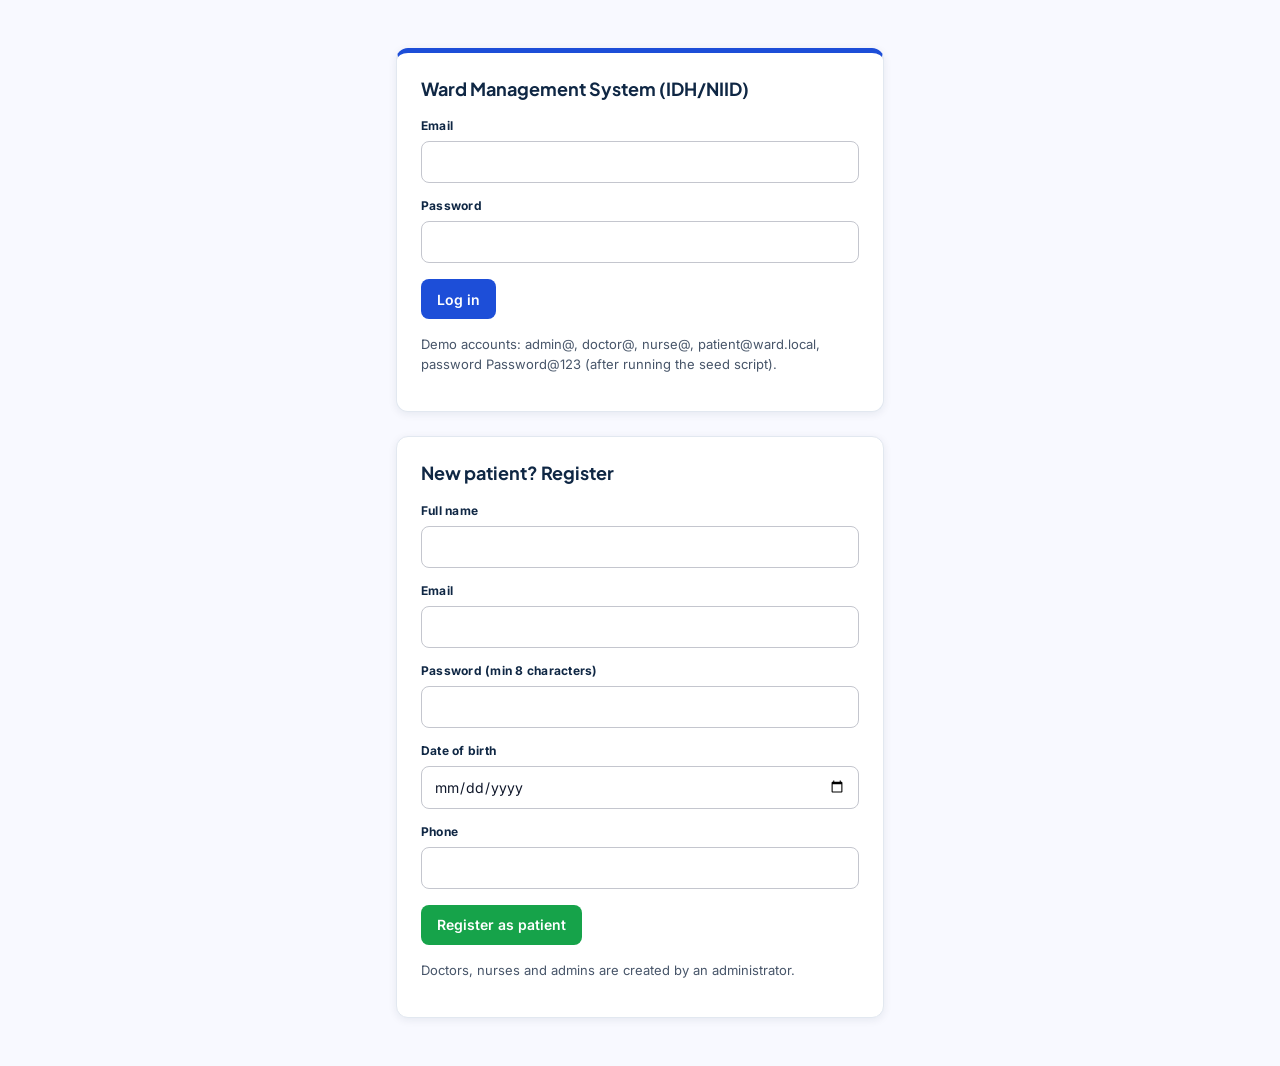
<file: frontend/index.html>
<!DOCTYPE html>
<html lang="en">
<head>
  <meta charset="UTF-8"><meta name="viewport" content="width=device-width, initial-scale=1">
  <title>Ward Management System - Login</title>
  <link rel="stylesheet" href="css/style.css?v=clinical-1">
</head>
<body>
  <main class="login-box">
    <div class="card">
      <h2>Ward Management System (IDH/NIID)</h2>
      <form id="login-form">
        <label>Email</label><input name="email" type="email" required>
        <label>Password</label><input name="password" type="password" required>
        <p><button type="submit">Log in</button></p>
      </form>
      <p class="muted">Demo accounts: admin@, doctor@, nurse@, patient@ward.local, password Password@123 (after running the seed script).</p>
    </div>
    <div class="card">
      <h2>New patient? Register</h2>
      <form id="register-form">
        <label>Full name</label><input name="full_name" required>
        <label>Email</label><input name="email" type="email" required>
        <label>Password (min 8 characters)</label><input name="password" type="password" minlength="8" required>
        <label>Date of birth</label><input name="date_of_birth" type="date">
        <label>Phone</label><input name="phone">
        <p><button type="submit" class="green">Register as patient</button></p>
      </form>
      <p class="muted">Doctors, nurses and admins are created by an administrator.</p>
    </div>
  </main>
  <script src="js/common.js"></script>
  <script src="js/login.js"></script>
</body>
</html>
</file>
<file: frontend/css/style.css>
@import url("https://fonts.googleapis.com/css2?family=Inter:wght@400;500;600;700&family=Plus+Jakarta+Sans:wght@600;700&display=swap");

:root {
  --surface: #f8f9ff;
  --surface-container: #e5eeff;
  --surface-low: #eff4ff;
  --white: #ffffff;
  --navy: #0f2744;
  --navy-deep: #001229;
  --blue: #1d4ed8;
  --blue-hover: #2563eb;
  --sky: #0284c7;
  --text: #0f172a;
  --muted: #475569;
  --outline: #c4c6ce;
  --green: #16a34a;
  --green-tint: #f0fdf4;
  --red: #dc2626;
  --red-active: #ef4444;
  --red-tint: #fef2f2;
  --orange: #d97706;
  --orange-tint: #fffbeb;
  --shadow: 0 2px 8px rgba(15, 39, 68, 0.08);
  --shadow-hover: 0 8px 24px rgba(15, 39, 68, 0.12);
}

* { box-sizing: border-box; }

html { min-width: 320px; }

body {
  margin: 0;
  font-family: Inter, Arial, sans-serif;
  background: var(--surface);
  color: var(--text);
  line-height: 1.5;
}

button, input, select, textarea { font: inherit; }

button, a, input, select, textarea {
  -webkit-tap-highlight-color: transparent;
}

button:focus-visible, a:focus-visible, input:focus-visible,
select:focus-visible, textarea:focus-visible {
  outline: 3px solid #93c5fd;
  outline-offset: 2px;
}

#nav {
  display: flex;
  align-items: center;
  gap: 18px;
  min-height: 64px;
  padding: 12px 24px;
  color: var(--navy);
  background: rgba(255,255,255,.95);
  border-bottom: 1px solid var(--surface-container);
  box-shadow: 0 1px 8px rgba(15,39,68,.06);
  backdrop-filter: blur(12px);
  position: sticky;
  top: 0;
  z-index: 10;
}

#nav .grow { flex: 1; }
#nav .brand {
  font-family: "Plus Jakarta Sans", sans-serif;
  font-weight: 700;
  color: var(--navy);
  font-size: 18px;
  letter-spacing: -0.01em;
  white-space: nowrap;
}
#nav a {
  color: var(--muted);
  text-decoration: none;
  font-size: 14px;
  font-weight: 600;
  padding: 8px 2px;
  border-bottom: 2px solid transparent;
}
#nav a:hover, #nav a:focus-visible {
  color: var(--blue);
  border-bottom-color: #60a5fa;
}
#nav > span:not(.brand):not(.grow) { font-size: 13px; color: var(--muted); }

.clinical-sidebar {
  position: fixed;
  top: 64px;
  bottom: 0;
  left: 0;
  z-index: 10;
  width: 232px;
  padding: 28px 16px;
  background: var(--white);
  border-right: 1px solid var(--surface-container);
}
.clinical-sidebar p { margin: 0 12px 12px; }
.clinical-sidebar a {
  display: block;
  padding: 11px 12px;
  color: var(--muted);
  border-radius: 8px;
  font-size: 13px;
  font-weight: 600;
  text-decoration: none;
}
.clinical-sidebar a:hover, .clinical-sidebar a:focus-visible,
.clinical-sidebar a.active {
  color: var(--blue);
  background: var(--surface-low);
  border-bottom: 0;
}
.clinical-sidebar .critical-link { color: var(--red); }

main {
  max-width: 1240px;
  margin: 0 auto;
  padding: 32px 24px 48px;
}
.clinical-sidebar ~ main { margin-left: 232px; padding-top: 96px; }

.card {
  background: var(--white);
  border: 1px solid #e2e8f0;
  border-radius: 12px;
  padding: 24px;
  margin-bottom: 24px;
  box-shadow: var(--shadow);
}
.card:hover { box-shadow: var(--shadow-hover); }
.card h2 {
  margin: 0 0 16px;
  color: var(--navy);
  font-family: "Plus Jakarta Sans", sans-serif;
  font-size: 18px;
  line-height: 1.35;
}
.grid {
  display: grid;
  grid-template-columns: repeat(auto-fit, minmax(300px, 1fr));
  gap: 24px;
}

label {
  display: block;
  margin: 14px 0 6px;
  color: var(--navy);
  font-size: 12px;
  font-weight: 700;
  letter-spacing: 0.02em;
}
input, select, textarea {
  width: 100%;
  min-height: 42px;
  padding: 9px 12px;
  color: var(--text);
  background: var(--white);
  border: 1px solid var(--outline);
  border-radius: 8px;
  font-size: 14px;
}
textarea { min-height: 96px; resize: vertical; }
input::placeholder { color: #64748b; }
input:hover, select:hover, textarea:hover { border-color: #64748b; }
input:focus, select:focus, textarea:focus {
  border-color: var(--blue);
  box-shadow: 0 0 0 3px #dbeafe;
  outline: none;
}

button {
  min-height: 40px;
  padding: 9px 16px;
  color: var(--white);
  background: var(--blue);
  border: 0;
  border-radius: 8px;
  cursor: pointer;
  font-size: 14px;
  font-weight: 600;
  transition: background 120ms ease, transform 120ms ease;
}
button:hover { background: var(--blue-hover); }
button:active { transform: translateY(1px); }
button.green { background: var(--green); }
button.green:hover { background: #15803d; }
button.red { background: var(--red); }
button.red:hover { background: #b91c1c; }
button.orange { background: var(--orange); }
button.orange:hover { background: #b45309; }
button.grey { background: #475569; }
button.grey:hover { background: #334155; }
button.small { min-height: 32px; padding: 6px 10px; font-size: 12px; }

table {
  width: 100%;
  border-collapse: collapse;
  font-size: 14px;
  font-variant-numeric: tabular-nums;
}
th, td {
  padding: 12px 10px;
  text-align: left;
  border-bottom: 1px solid #e2e8f0;
  vertical-align: top;
}
th {
  color: var(--navy);
  background: var(--surface-low);
  font-size: 12px;
  font-weight: 700;
  letter-spacing: 0.02em;
}
tr:hover td { background: #f8fbff; }

.tag {
  display: inline-block;
  padding: 3px 9px;
  border-radius: 999px;
  color: var(--white);
  background: #64748b;
  font-size: 12px;
  font-weight: 600;
}
.tag.red { background: var(--red); }
.tag.green { background: var(--green); }
.tag.orange { background: var(--orange); }
.tag.blue { background: var(--blue); }

.alert-card {
  margin-bottom: 12px;
  padding: 16px;
  border: 1px solid #fecaca;
  border-left: 6px solid var(--red);
  border-radius: 10px;
  background: var(--red-tint);
}
.alert-card.acknowledged {
  border-color: #fde68a;
  border-left-color: var(--orange);
  background: var(--orange-tint);
}
.alert-card.flash { animation: alert-pulse 1.8s ease-in-out infinite; }
@keyframes alert-pulse {
  50% { box-shadow: 0 0 0 4px rgba(220, 38, 38, 0.12); }
}

.beds {
  display: grid;
  grid-template-columns: repeat(auto-fill, minmax(150px, 1fr));
  gap: 12px;
}
.bed {
  min-height: 100px;
  padding: 14px;
  border-radius: 10px;
  color: var(--white);
  font-size: 13px;
  box-shadow: var(--shadow);
}
.bed b { font-size: 18px; font-variant-numeric: tabular-nums; }
.bed.available { background: var(--green); }
.bed.occupied { background: var(--blue); }
.bed.maintenance { background: #64748b; }
.bed.alert-active { background: var(--red); animation: alert-pulse 1.8s ease-in-out infinite; }
.bed.alert-acknowledged { background: var(--orange); }

.big-btn {
  width: 100%;
  min-height: 100px;
  padding: 24px;
  color: var(--white);
  background: var(--red);
  border-radius: 12px;
  font-size: 26px;
  font-weight: 700;
  letter-spacing: 0.03em;
}
.big-btn:hover { background: #b91c1c; }

#toast {
  position: fixed;
  bottom: 24px;
  left: 50%;
  z-index: 50;
  display: none;
  max-width: 90%;
  padding: 12px 18px;
  color: var(--white);
  background: var(--navy);
  border-radius: 8px;
  box-shadow: var(--shadow-hover);
  transform: translateX(-50%);
}
#toast.error { background: var(--red); }
#conn {
  padding: 3px 9px;
  color: var(--white);
  background: #64748b;
  border-radius: 999px;
  font-size: 12px;
}
.muted { color: var(--muted); font-size: 13px; }
.login-box { max-width: 520px; margin: 48px auto; padding: 0 16px; }
.login-box .card:first-child { border-top: 5px solid var(--blue); }
.row { display: flex; gap: 10px; flex-wrap: wrap; align-items: center; }

@media (max-width: 700px) {
  #nav { gap: 10px; padding: 12px 16px; flex-wrap: wrap; }
  #nav .grow { display: none; }
  #nav > span:not(.brand):not(.grow) { margin-left: auto; }
  .clinical-sidebar { display: none; }
  main { margin-left: 0; padding: 24px 16px 40px; }
  .clinical-sidebar ~ main { margin-left: 0; padding-top: 88px; }
  .card { padding: 18px; margin-bottom: 16px; }
  .grid { gap: 16px; grid-template-columns: 1fr; }
  .login-box { margin: 24px auto; }
  .big-btn { min-height: 84px; font-size: 20px; }
  table { display: block; overflow-x: auto; white-space: nowrap; }
}

@media (prefers-reduced-motion: reduce) {
  *, *::before, *::after {
    animation-duration: 0.01ms !important;
    animation-iteration-count: 1 !important;
    transition-duration: 0.01ms !important;
  }
}
</file>
